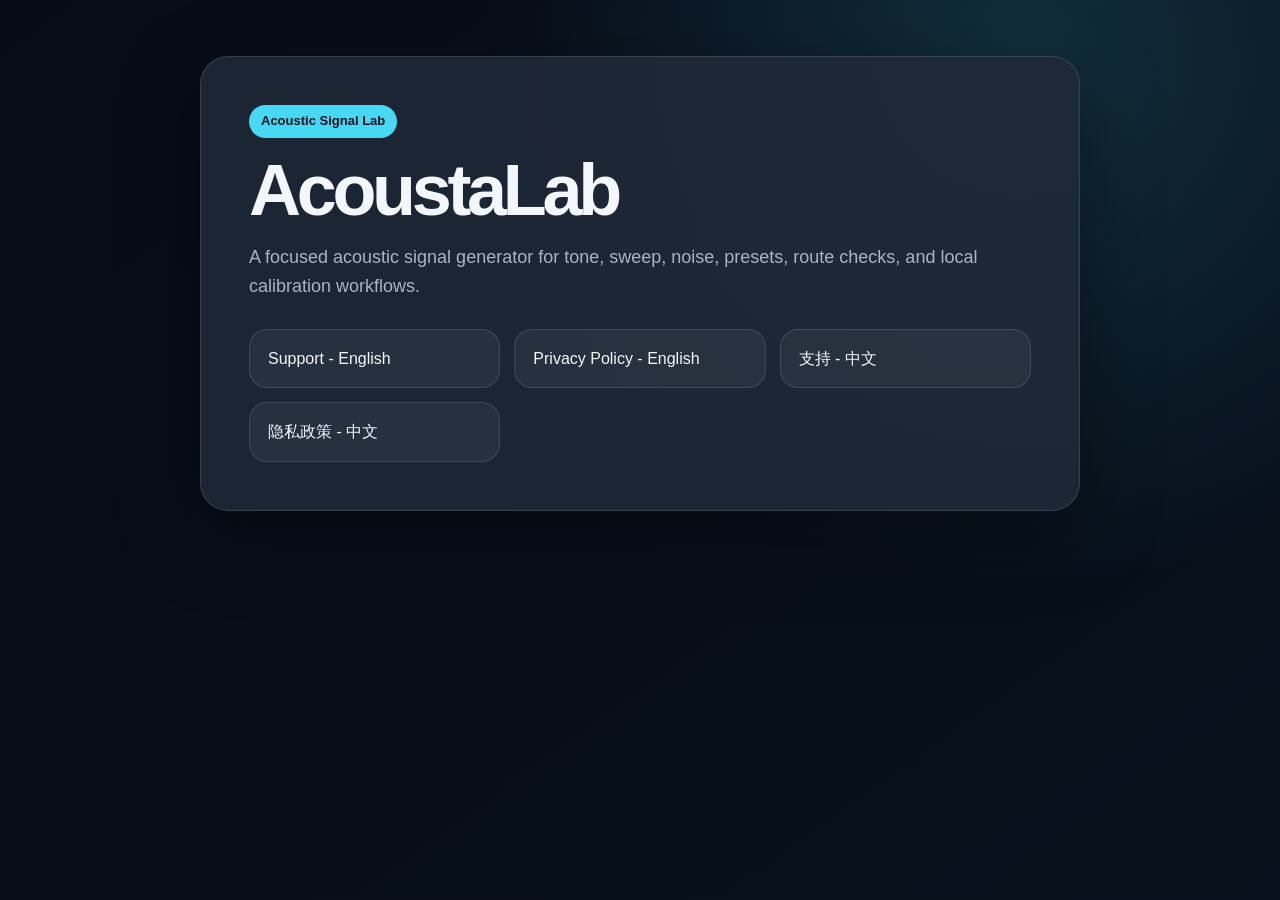
<file: docs/index.html>
<!doctype html>
<html lang="en">
<head>
  <meta charset="utf-8">
  <meta name="viewport" content="width=device-width, initial-scale=1">
  <title>AcoustaLab</title>
  <style>
    :root {
      color-scheme: dark;
      --bg: #08111d;
      --panel: #202a38;
      --text: #f3f7fb;
      --muted: #aab4c2;
      --accent: #47d8f4;
      --stroke: rgba(255, 255, 255, 0.12);
    }
    * { box-sizing: border-box; }
    body {
      margin: 0;
      min-height: 100vh;
      font-family: -apple-system, BlinkMacSystemFont, "Segoe UI", sans-serif;
      background:
        radial-gradient(circle at 80% 5%, rgba(71, 216, 244, 0.16), transparent 34rem),
        linear-gradient(145deg, #070b16, var(--bg));
      color: var(--text);
      line-height: 1.6;
    }
    main {
      width: min(880px, calc(100% - 32px));
      margin: 0 auto;
      padding: 56px 0;
    }
    .card {
      background: color-mix(in srgb, var(--panel) 88%, transparent);
      border: 1px solid var(--stroke);
      border-radius: 28px;
      padding: clamp(24px, 5vw, 48px);
      box-shadow: 0 24px 80px rgba(0, 0, 0, 0.36);
    }
    h1 {
      margin: 0 0 12px;
      font-size: clamp(40px, 8vw, 72px);
      letter-spacing: -0.06em;
      line-height: 0.96;
    }
    p { color: var(--muted); font-size: 18px; }
    nav {
      display: grid;
      grid-template-columns: repeat(auto-fit, minmax(220px, 1fr));
      gap: 14px;
      margin-top: 28px;
    }
    a {
      color: var(--text);
      text-decoration: none;
      border: 1px solid var(--stroke);
      border-radius: 18px;
      padding: 16px 18px;
      background: rgba(255, 255, 255, 0.05);
    }
    a:hover { border-color: var(--accent); color: var(--accent); }
    .tag {
      display: inline-flex;
      margin-bottom: 18px;
      color: #05131b;
      background: var(--accent);
      border-radius: 999px;
      padding: 6px 12px;
      font-weight: 700;
      font-size: 13px;
    }
  </style>
</head>
<body>
  <main>
    <section class="card">
      <div class="tag">Acoustic Signal Lab</div>
      <h1>AcoustaLab</h1>
      <p>A focused acoustic signal generator for tone, sweep, noise, presets, route checks, and local calibration workflows.</p>
      <nav aria-label="Support and privacy links">
        <a href="support-en.html">Support - English</a>
        <a href="privacy-policy-en.html">Privacy Policy - English</a>
        <a href="support-zh-Hans.html">支持 - 中文</a>
        <a href="privacy-policy-zh-Hans.html">隐私政策 - 中文</a>
      </nav>
    </section>
  </main>
</body>
</html>
</file>
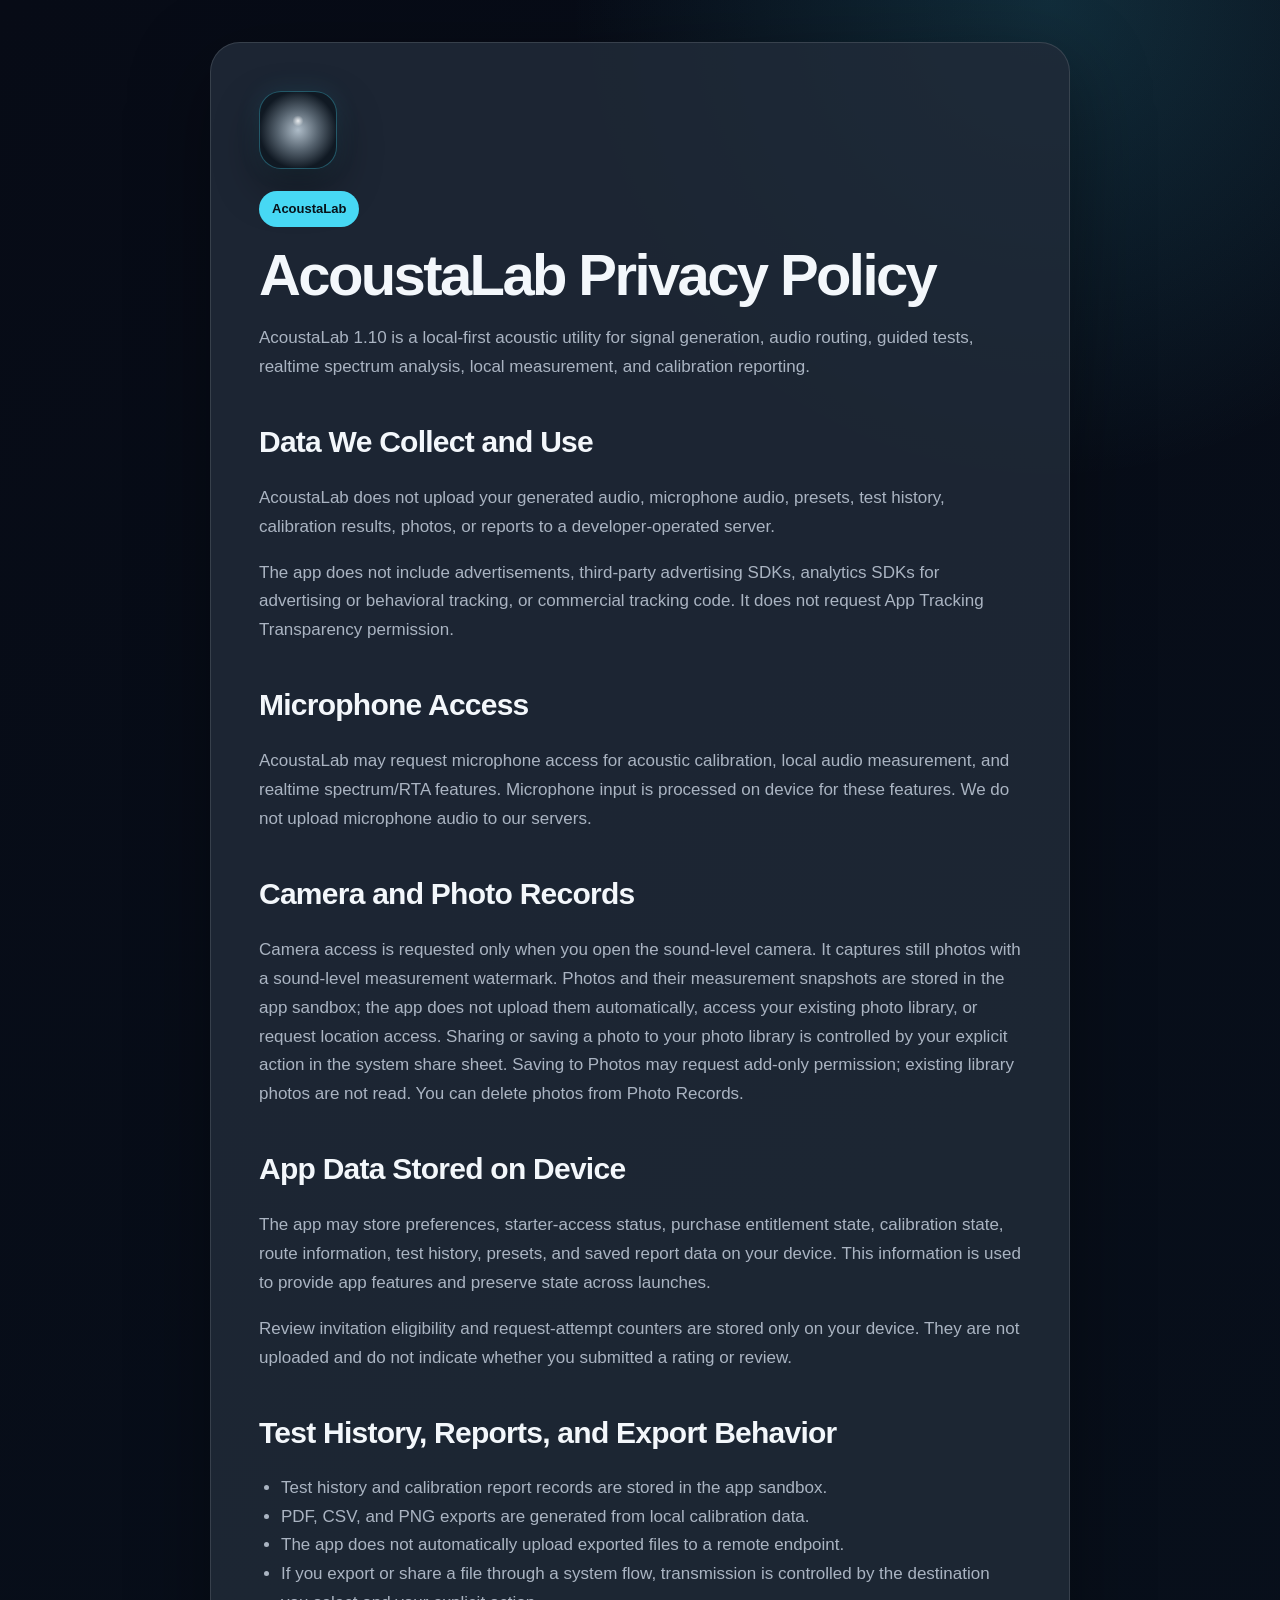
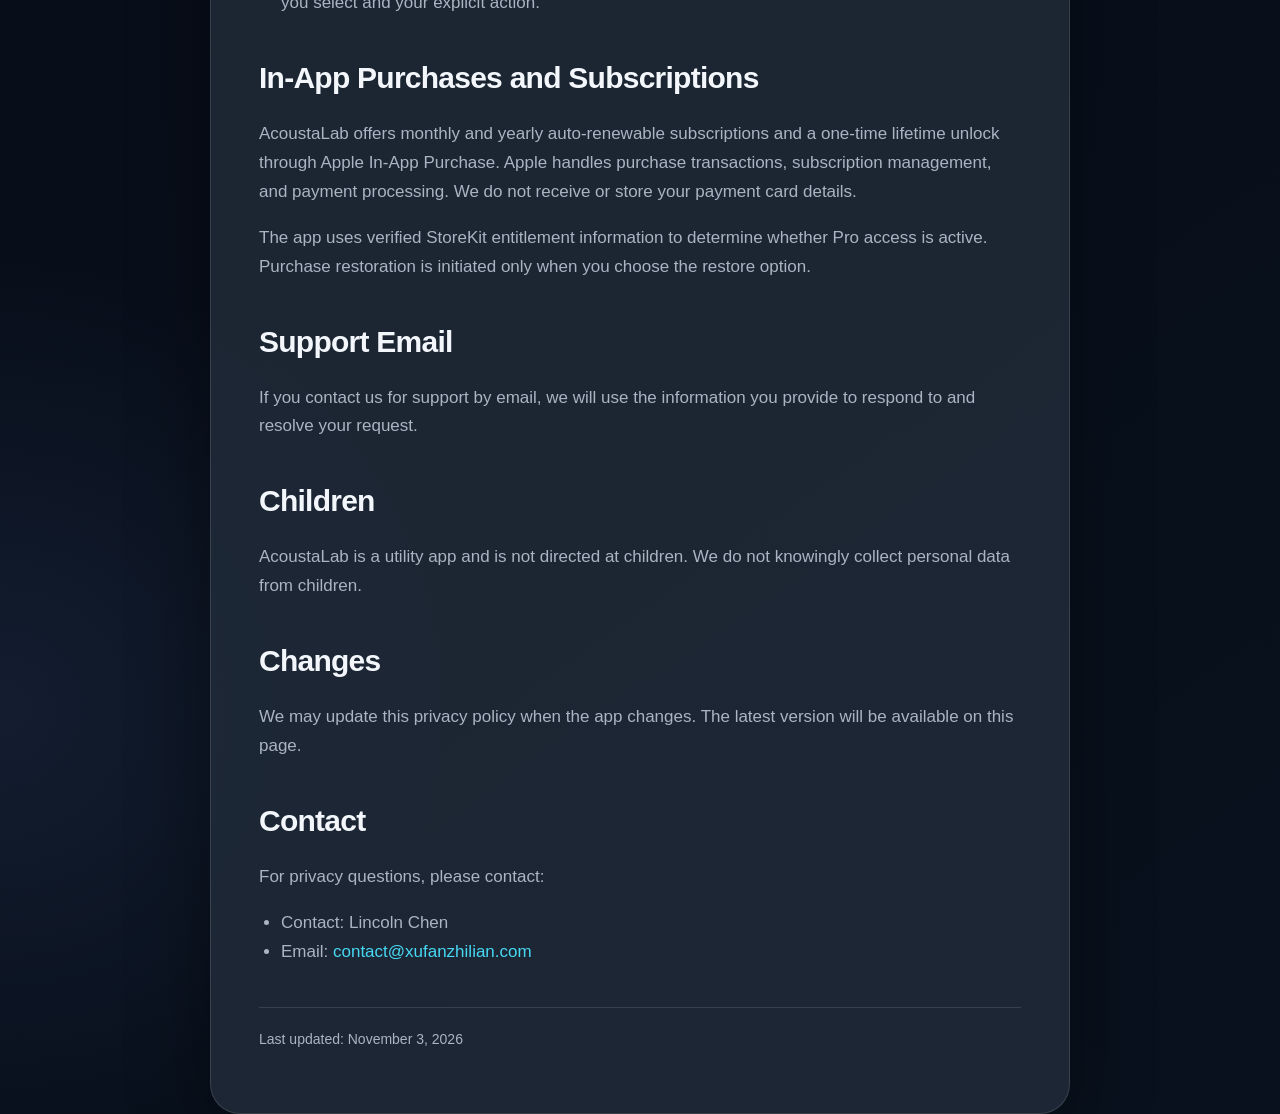
<file: docs/privacy-policy-en.html>
<!doctype html>
<html lang="en">
<head>
  <meta charset="utf-8">
  <meta name="viewport" content="width=device-width, initial-scale=1">
  <title>AcoustaLab Privacy Policy</title>
  <link rel="stylesheet" href="styles.css">
</head>
<body>
  <main class="document">
    <a class="back-link" href="index.html">AcoustaLab</a>
    <h1>AcoustaLab Privacy Policy</h1>
    <p>AcoustaLab 1.10 is a local-first acoustic utility for signal generation, audio routing, guided tests, realtime spectrum analysis, local measurement, and calibration reporting.</p>

    <h2>Data We Collect and Use</h2>
    <p>AcoustaLab does not upload your generated audio, microphone audio, presets, test history, calibration results, photos, or reports to a developer-operated server.</p>
    <p>The app does not include advertisements, third-party advertising SDKs, analytics SDKs for advertising or behavioral tracking, or commercial tracking code. It does not request App Tracking Transparency permission.</p>

    <h2>Microphone Access</h2>
    <p>AcoustaLab may request microphone access for acoustic calibration, local audio measurement, and realtime spectrum/RTA features. Microphone input is processed on device for these features. We do not upload microphone audio to our servers.</p>

    <h2>Camera and Photo Records</h2>
    <p>Camera access is requested only when you open the sound-level camera. It captures still photos with a sound-level measurement watermark. Photos and their measurement snapshots are stored in the app sandbox; the app does not upload them automatically, access your existing photo library, or request location access. Sharing or saving a photo to your photo library is controlled by your explicit action in the system share sheet. Saving to Photos may request add-only permission; existing library photos are not read. You can delete photos from Photo Records.</p>

    <h2>App Data Stored on Device</h2>
    <p>The app may store preferences, starter-access status, purchase entitlement state, calibration state, route information, test history, presets, and saved report data on your device. This information is used to provide app features and preserve state across launches.</p>

    <p>Review invitation eligibility and request-attempt counters are stored only on your device. They are not uploaded and do not indicate whether you submitted a rating or review.</p>

    <h2>Test History, Reports, and Export Behavior</h2>
    <ul>
      <li>Test history and calibration report records are stored in the app sandbox.</li>
      <li>PDF, CSV, and PNG exports are generated from local calibration data.</li>
      <li>The app does not automatically upload exported files to a remote endpoint.</li>
      <li>If you export or share a file through a system flow, transmission is controlled by the destination you select and your explicit action.</li>
    </ul>

    <h2>In-App Purchases and Subscriptions</h2>
    <p>AcoustaLab offers monthly and yearly auto-renewable subscriptions and a one-time lifetime unlock through Apple In-App Purchase. Apple handles purchase transactions, subscription management, and payment processing. We do not receive or store your payment card details.</p>
    <p>The app uses verified StoreKit entitlement information to determine whether Pro access is active. Purchase restoration is initiated only when you choose the restore option.</p>

    <h2>Support Email</h2>
    <p>If you contact us for support by email, we will use the information you provide to respond to and resolve your request.</p>

    <h2>Children</h2>
    <p>AcoustaLab is a utility app and is not directed at children. We do not knowingly collect personal data from children.</p>

    <h2>Changes</h2>
    <p>We may update this privacy policy when the app changes. The latest version will be available on this page.</p>

    <h2>Contact</h2>
    <p>For privacy questions, please contact:</p>
    <ul>
      <li>Contact: Lincoln Chen</li>
      <li>Email: <a href="mailto:contact@xufanzhilian.com">contact@xufanzhilian.com</a></li>
    </ul>

    <p class="updated">Last updated: November 3, 2026</p>
  </main>
</body>
</html>
</file>
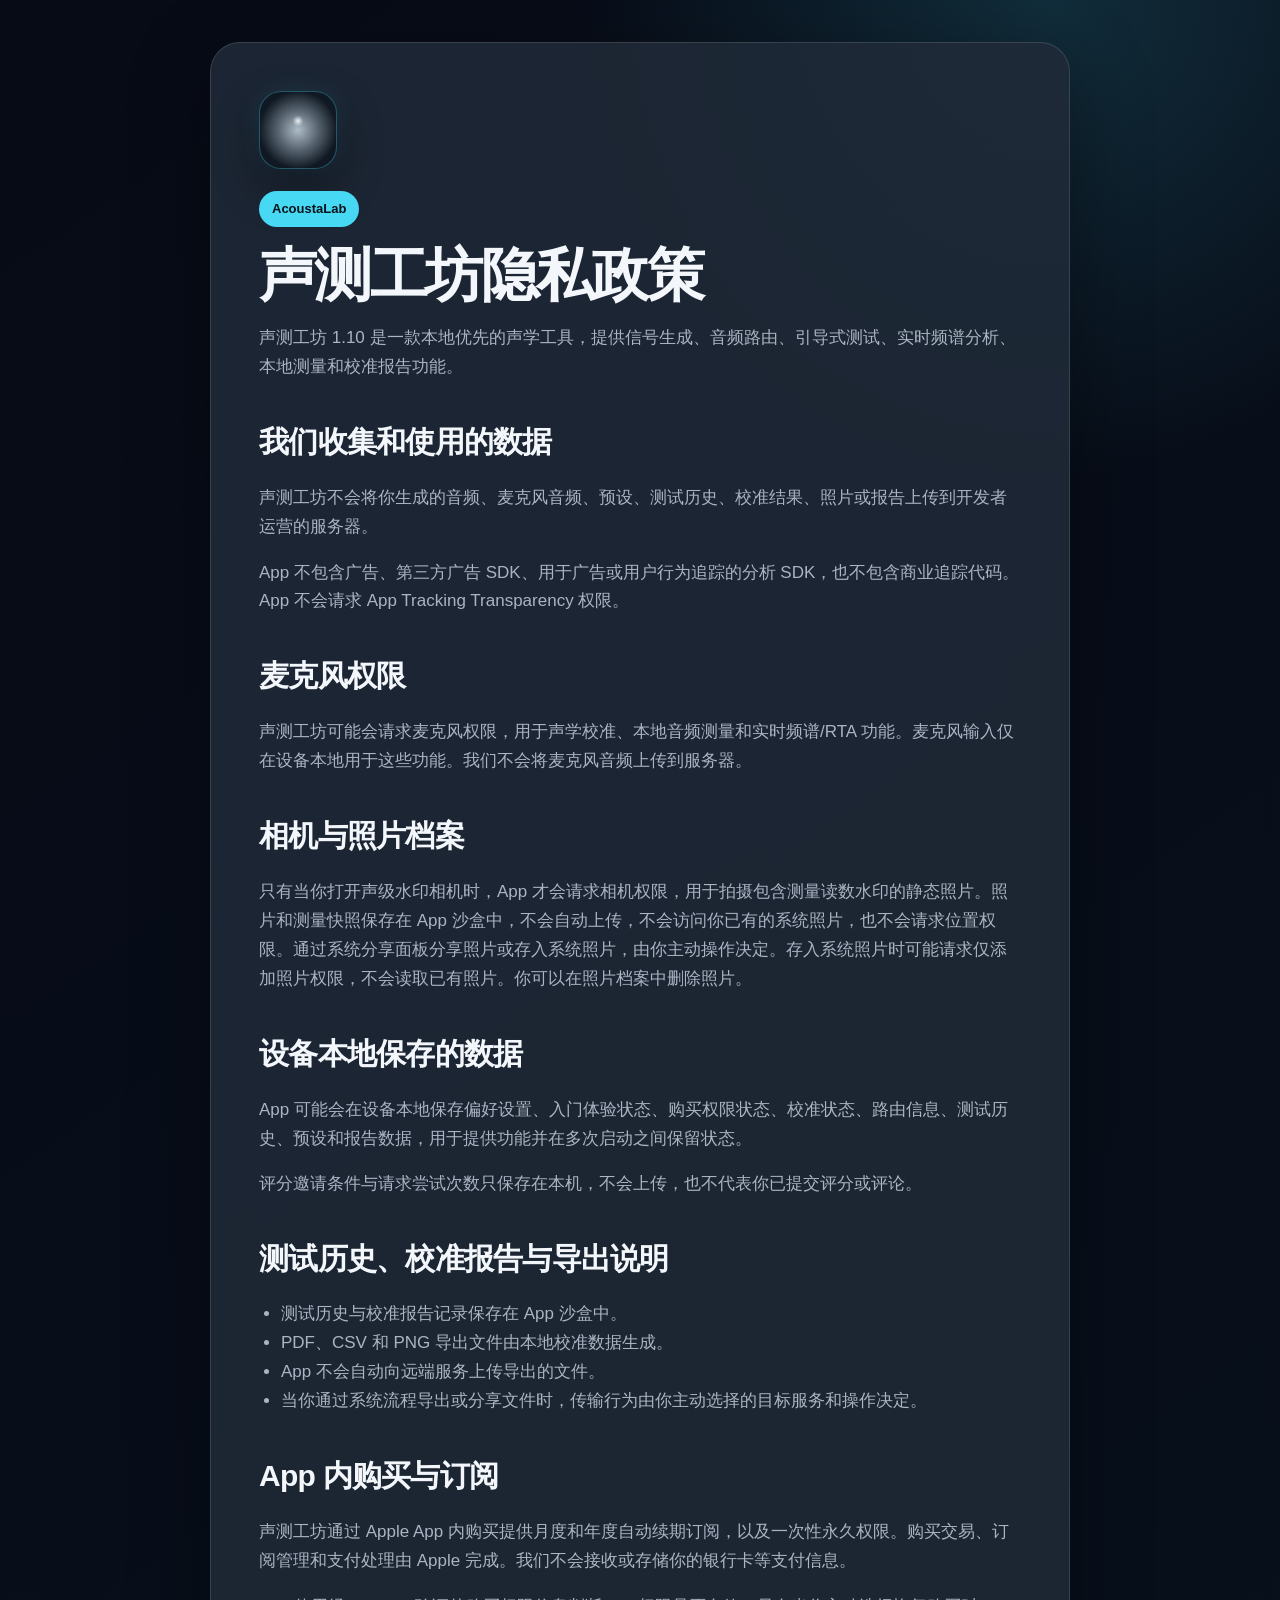
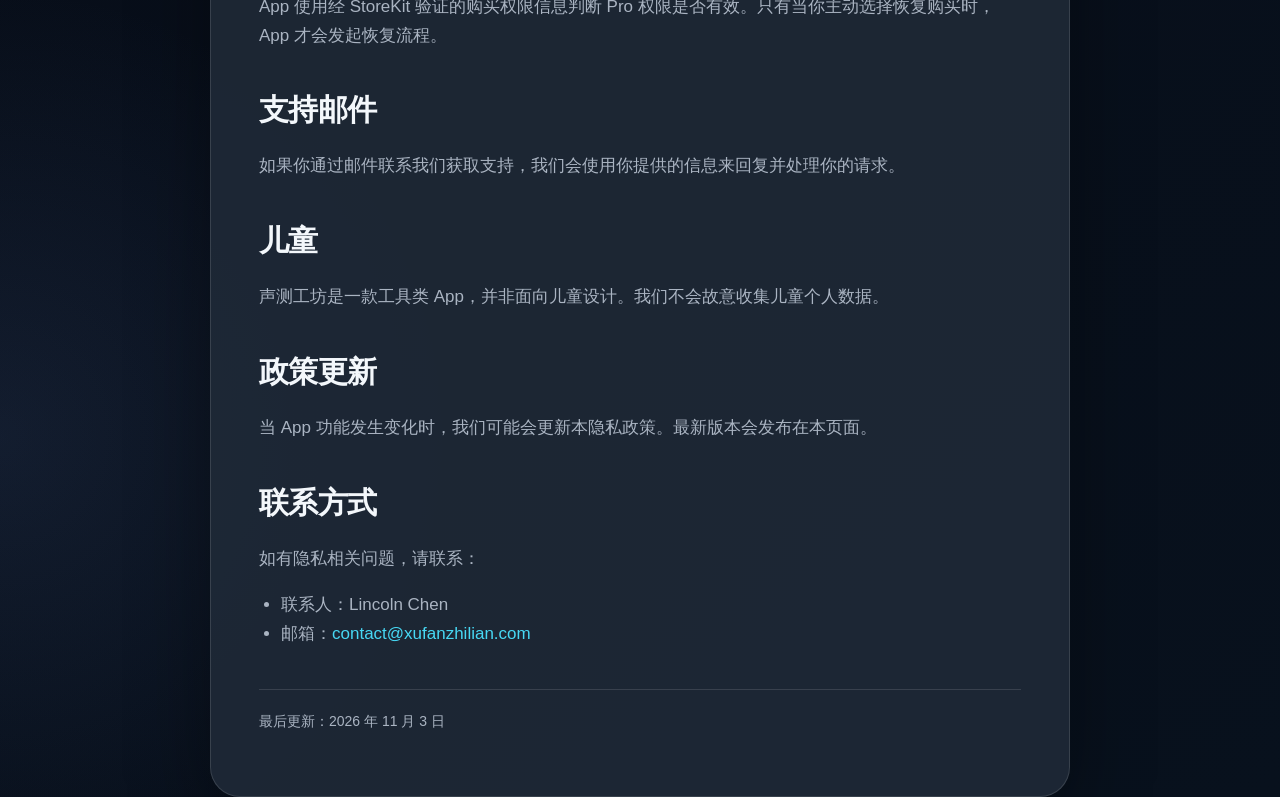
<file: docs/privacy-policy-zh-Hans.html>
<!doctype html>
<html lang="zh-Hans">
<head>
  <meta charset="utf-8">
  <meta name="viewport" content="width=device-width, initial-scale=1">
  <title>声测工坊隐私政策</title>
  <link rel="stylesheet" href="styles.css">
</head>
<body>
  <main class="document">
    <a class="back-link" href="index.html">AcoustaLab</a>
    <h1>声测工坊隐私政策</h1>
    <p>声测工坊 1.10 是一款本地优先的声学工具，提供信号生成、音频路由、引导式测试、实时频谱分析、本地测量和校准报告功能。</p>

    <h2>我们收集和使用的数据</h2>
    <p>声测工坊不会将你生成的音频、麦克风音频、预设、测试历史、校准结果、照片或报告上传到开发者运营的服务器。</p>
    <p>App 不包含广告、第三方广告 SDK、用于广告或用户行为追踪的分析 SDK，也不包含商业追踪代码。App 不会请求 App Tracking Transparency 权限。</p>

    <h2>麦克风权限</h2>
    <p>声测工坊可能会请求麦克风权限，用于声学校准、本地音频测量和实时频谱/RTA 功能。麦克风输入仅在设备本地用于这些功能。我们不会将麦克风音频上传到服务器。</p>

    <h2>相机与照片档案</h2>
    <p>只有当你打开声级水印相机时，App 才会请求相机权限，用于拍摄包含测量读数水印的静态照片。照片和测量快照保存在 App 沙盒中，不会自动上传，不会访问你已有的系统照片，也不会请求位置权限。通过系统分享面板分享照片或存入系统照片，由你主动操作决定。存入系统照片时可能请求仅添加照片权限，不会读取已有照片。你可以在照片档案中删除照片。</p>

    <h2>设备本地保存的数据</h2>
    <p>App 可能会在设备本地保存偏好设置、入门体验状态、购买权限状态、校准状态、路由信息、测试历史、预设和报告数据，用于提供功能并在多次启动之间保留状态。</p>

    <p>评分邀请条件与请求尝试次数只保存在本机，不会上传，也不代表你已提交评分或评论。</p>

    <h2>测试历史、校准报告与导出说明</h2>
    <ul>
      <li>测试历史与校准报告记录保存在 App 沙盒中。</li>
      <li>PDF、CSV 和 PNG 导出文件由本地校准数据生成。</li>
      <li>App 不会自动向远端服务上传导出的文件。</li>
      <li>当你通过系统流程导出或分享文件时，传输行为由你主动选择的目标服务和操作决定。</li>
    </ul>

    <h2>App 内购买与订阅</h2>
    <p>声测工坊通过 Apple App 内购买提供月度和年度自动续期订阅，以及一次性永久权限。购买交易、订阅管理和支付处理由 Apple 完成。我们不会接收或存储你的银行卡等支付信息。</p>
    <p>App 使用经 StoreKit 验证的购买权限信息判断 Pro 权限是否有效。只有当你主动选择恢复购买时，App 才会发起恢复流程。</p>

    <h2>支持邮件</h2>
    <p>如果你通过邮件联系我们获取支持，我们会使用你提供的信息来回复并处理你的请求。</p>

    <h2>儿童</h2>
    <p>声测工坊是一款工具类 App，并非面向儿童设计。我们不会故意收集儿童个人数据。</p>

    <h2>政策更新</h2>
    <p>当 App 功能发生变化时，我们可能会更新本隐私政策。最新版本会发布在本页面。</p>

    <h2>联系方式</h2>
    <p>如有隐私相关问题，请联系：</p>
    <ul>
      <li>联系人：Lincoln Chen</li>
      <li>邮箱：<a href="mailto:contact@xufanzhilian.com">contact@xufanzhilian.com</a></li>
    </ul>

    <p class="updated">最后更新：2026 年 11 月 3 日</p>
  </main>
</body>
</html>
</file>
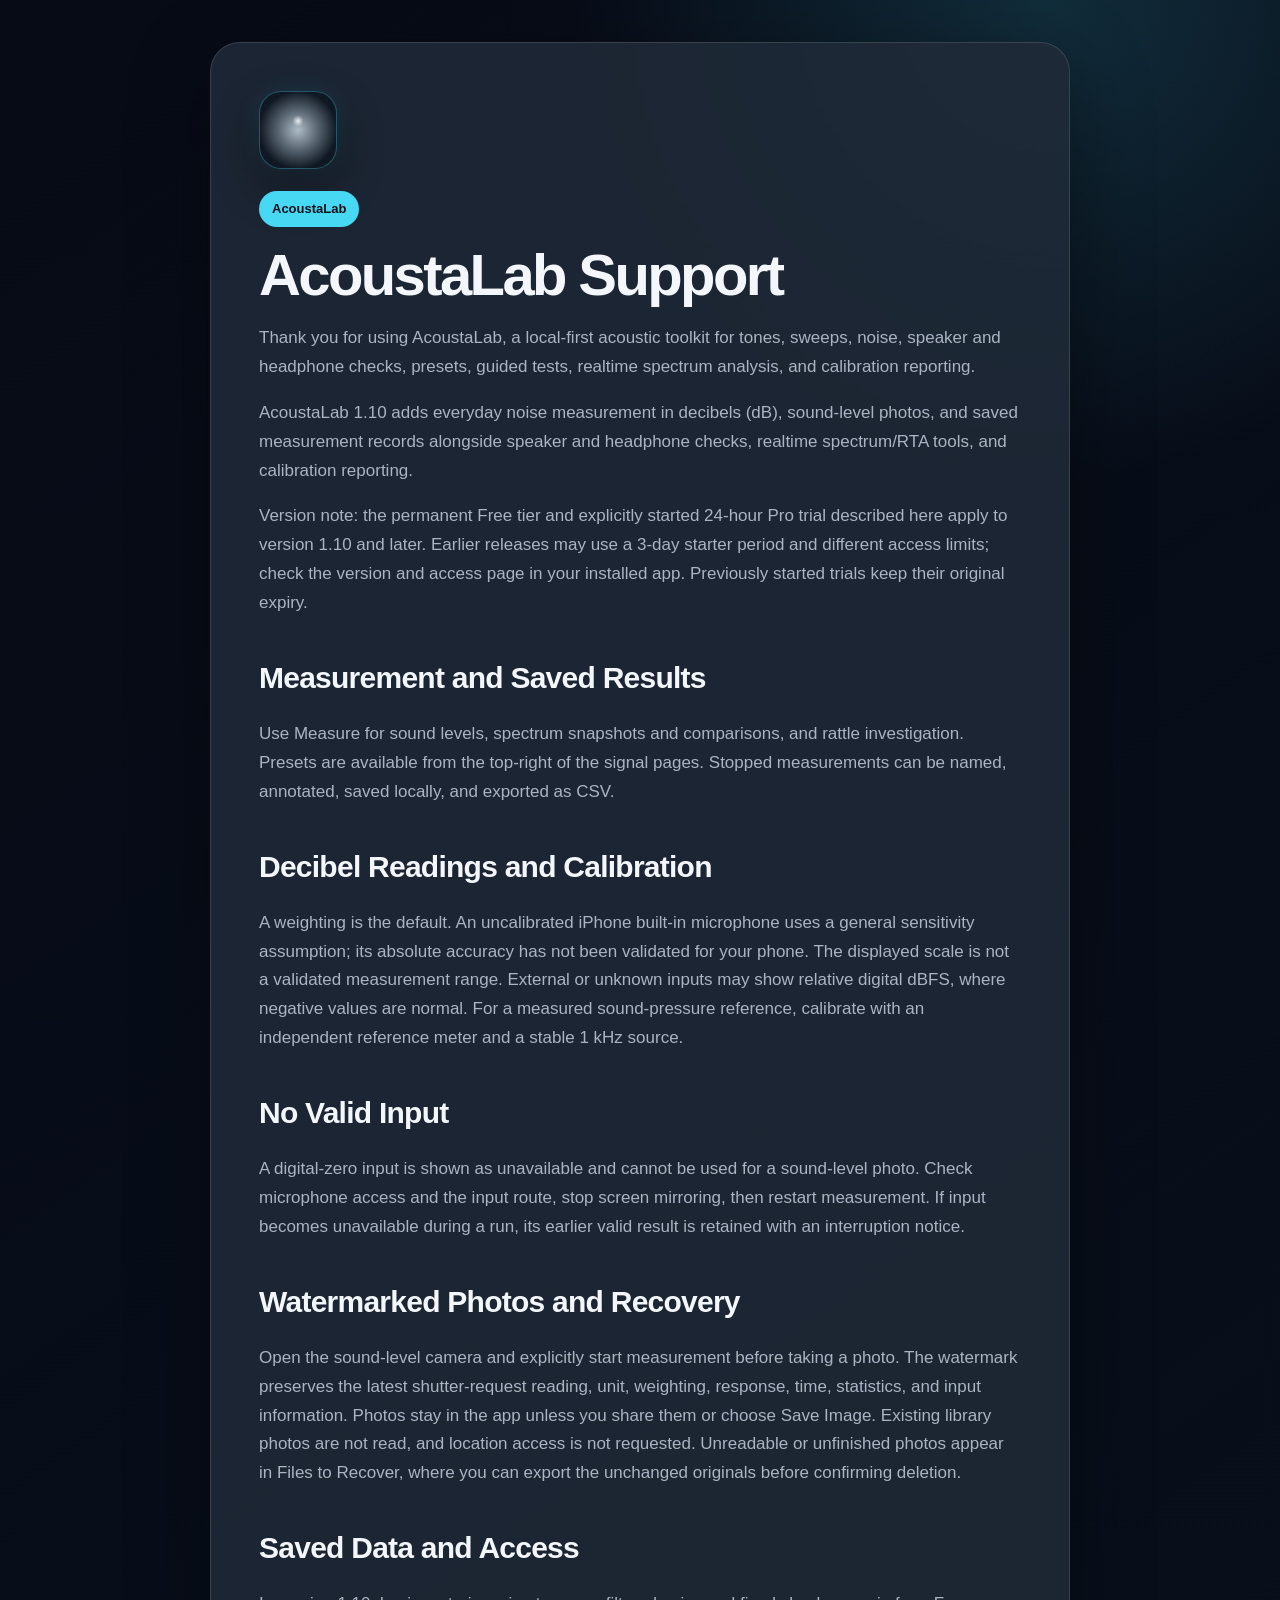
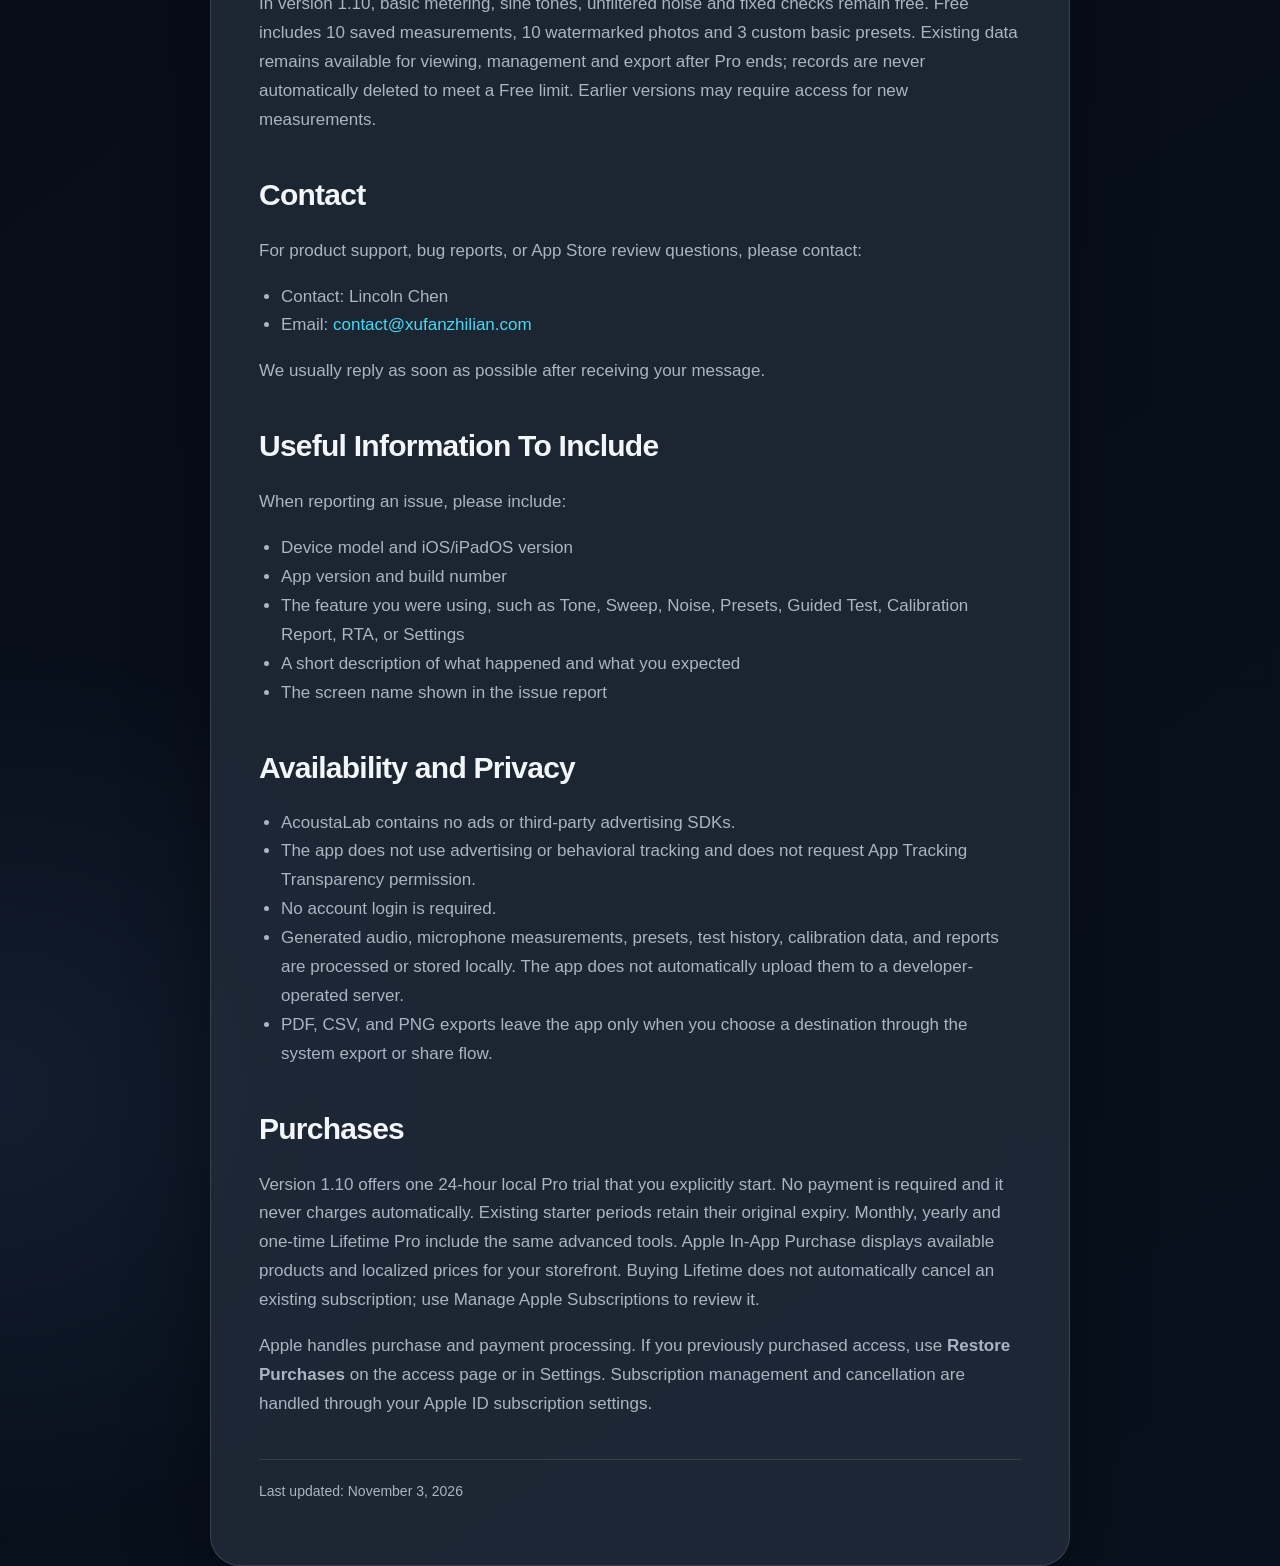
<file: docs/support-en.html>
<!doctype html>
<html lang="en">
<head>
  <meta charset="utf-8">
  <meta name="viewport" content="width=device-width, initial-scale=1">
  <title>AcoustaLab Support</title>
  <link rel="stylesheet" href="styles.css">
</head>
<body>
  <main class="document">
    <a class="back-link" href="index.html">AcoustaLab</a>
    <h1>AcoustaLab Support</h1>
    <p>Thank you for using AcoustaLab, a local-first acoustic toolkit for tones, sweeps, noise, speaker and headphone checks, presets, guided tests, realtime spectrum analysis, and calibration reporting.</p>
    <p>AcoustaLab 1.10 adds everyday noise measurement in decibels (dB), sound-level photos, and saved measurement records alongside speaker and headphone checks, realtime spectrum/RTA tools, and calibration reporting.</p>
    <p>Version note: the permanent Free tier and explicitly started 24-hour Pro trial described here apply to version 1.10 and later. Earlier releases may use a 3-day starter period and different access limits; check the version and access page in your installed app. Previously started trials keep their original expiry.</p>

    <h2>Measurement and Saved Results</h2>
    <p>Use Measure for sound levels, spectrum snapshots and comparisons, and rattle investigation. Presets are available from the top-right of the signal pages. Stopped measurements can be named, annotated, saved locally, and exported as CSV.</p>

    <h2>Decibel Readings and Calibration</h2>
    <p>A weighting is the default. An uncalibrated iPhone built-in microphone uses a general sensitivity assumption; its absolute accuracy has not been validated for your phone. The displayed scale is not a validated measurement range. External or unknown inputs may show relative digital dBFS, where negative values are normal. For a measured sound-pressure reference, calibrate with an independent reference meter and a stable 1 kHz source.</p>

    <h2>No Valid Input</h2>
    <p>A digital-zero input is shown as unavailable and cannot be used for a sound-level photo. Check microphone access and the input route, stop screen mirroring, then restart measurement. If input becomes unavailable during a run, its earlier valid result is retained with an interruption notice.</p>

    <h2>Watermarked Photos and Recovery</h2>
    <p>Open the sound-level camera and explicitly start measurement before taking a photo. The watermark preserves the latest shutter-request reading, unit, weighting, response, time, statistics, and input information. Photos stay in the app unless you share them or choose Save Image. Existing library photos are not read, and location access is not requested. Unreadable or unfinished photos appear in Files to Recover, where you can export the unchanged originals before confirming deletion.</p>

    <h2>Saved Data and Access</h2>
    <p>In version 1.10, basic metering, sine tones, unfiltered noise and fixed checks remain free. Free includes 10 saved measurements, 10 watermarked photos and 3 custom basic presets. Existing data remains available for viewing, management and export after Pro ends; records are never automatically deleted to meet a Free limit. Earlier versions may require access for new measurements.</p>

    <h2>Contact</h2>
    <p>For product support, bug reports, or App Store review questions, please contact:</p>
    <ul>
      <li>Contact: Lincoln Chen</li>
      <li>Email: <a href="mailto:contact@xufanzhilian.com">contact@xufanzhilian.com</a></li>
    </ul>
    <p>We usually reply as soon as possible after receiving your message.</p>

    <h2>Useful Information To Include</h2>
    <p>When reporting an issue, please include:</p>
    <ul>
      <li>Device model and iOS/iPadOS version</li>
      <li>App version and build number</li>
      <li>The feature you were using, such as Tone, Sweep, Noise, Presets, Guided Test, Calibration Report, RTA, or Settings</li>
      <li>A short description of what happened and what you expected</li>
      <li>The screen name shown in the issue report</li>
    </ul>

    <h2>Availability and Privacy</h2>
    <ul>
      <li>AcoustaLab contains no ads or third-party advertising SDKs.</li>
      <li>The app does not use advertising or behavioral tracking and does not request App Tracking Transparency permission.</li>
      <li>No account login is required.</li>
      <li>Generated audio, microphone measurements, presets, test history, calibration data, and reports are processed or stored locally. The app does not automatically upload them to a developer-operated server.</li>
      <li>PDF, CSV, and PNG exports leave the app only when you choose a destination through the system export or share flow.</li>
    </ul>

    <h2>Purchases</h2>
    <p>Version 1.10 offers one 24-hour local Pro trial that you explicitly start. No payment is required and it never charges automatically. Existing starter periods retain their original expiry. Monthly, yearly and one-time Lifetime Pro include the same advanced tools. Apple In-App Purchase displays available products and localized prices for your storefront. Buying Lifetime does not automatically cancel an existing subscription; use Manage Apple Subscriptions to review it.</p>
    <p>Apple handles purchase and payment processing. If you previously purchased access, use <strong>Restore Purchases</strong> on the access page or in Settings. Subscription management and cancellation are handled through your Apple ID subscription settings.</p>

    <p class="updated">Last updated: November 3, 2026</p>
  </main>
</body>
</html>
</file>
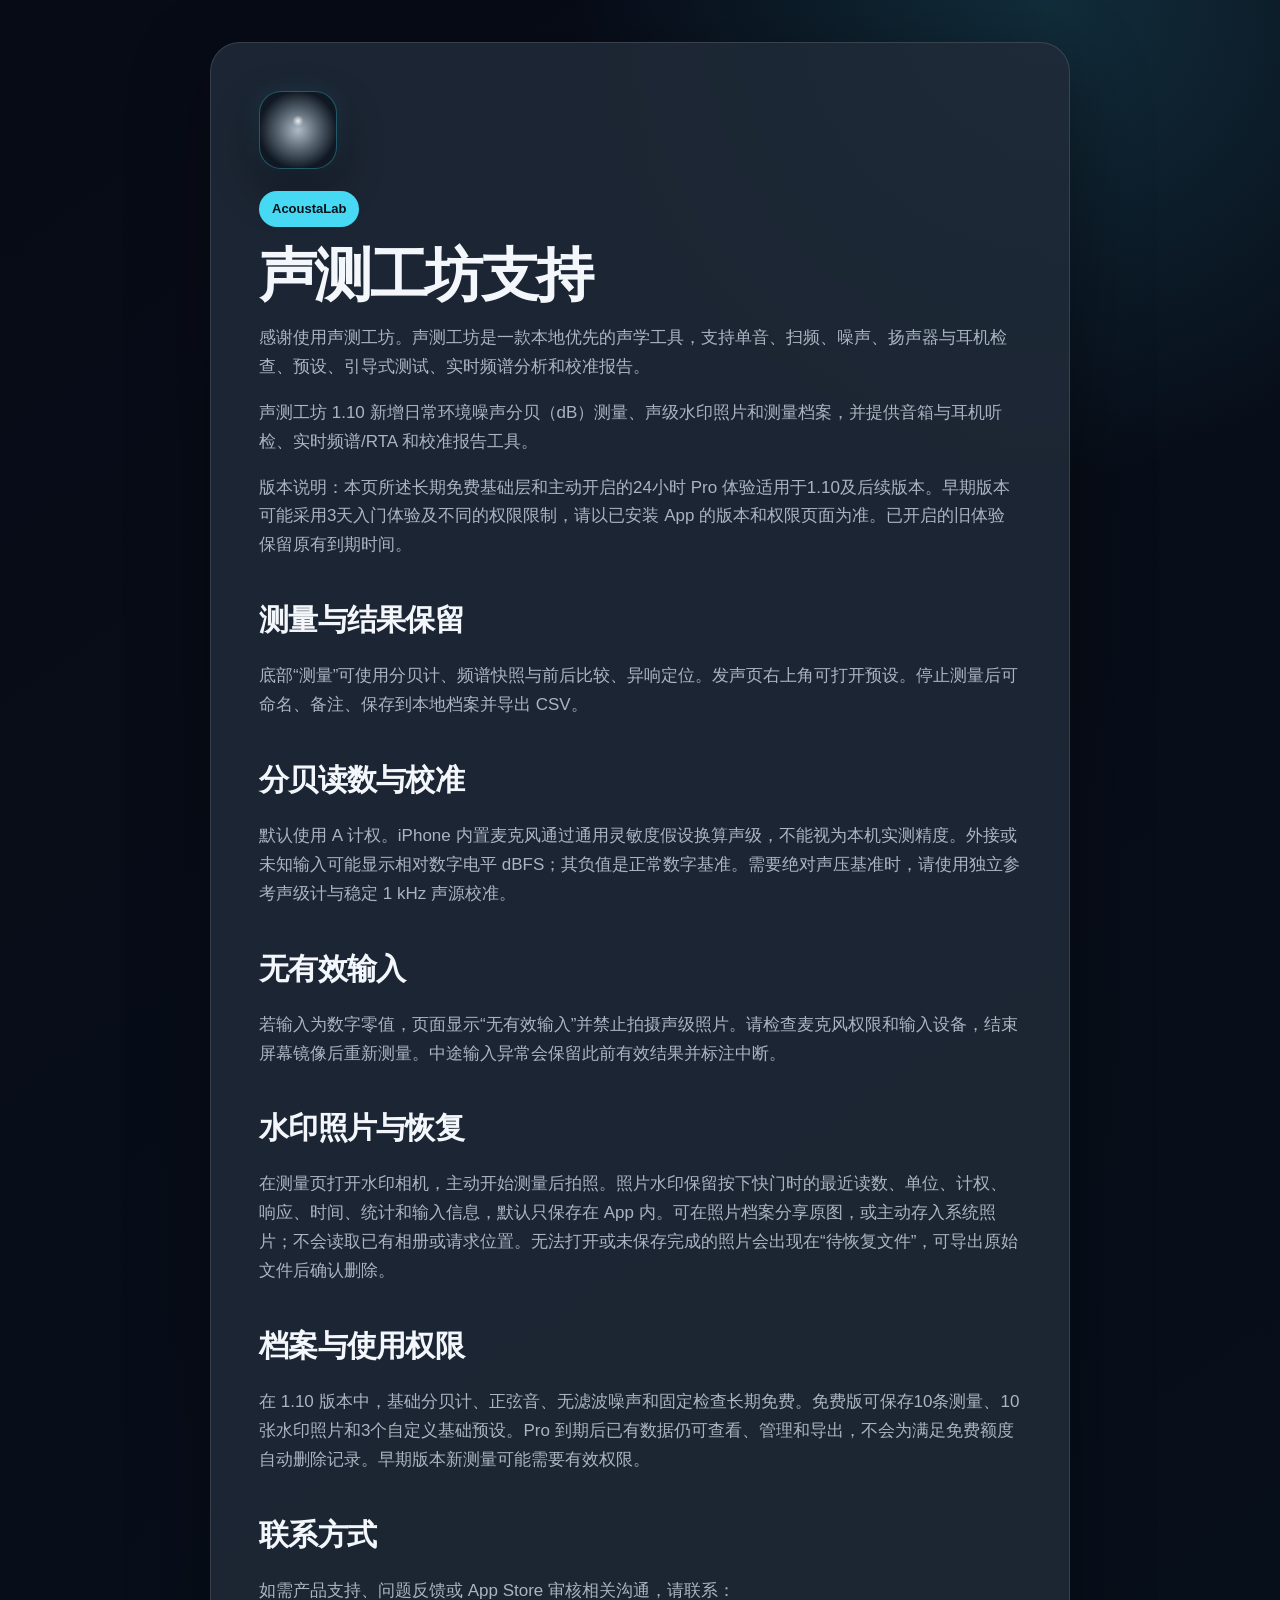
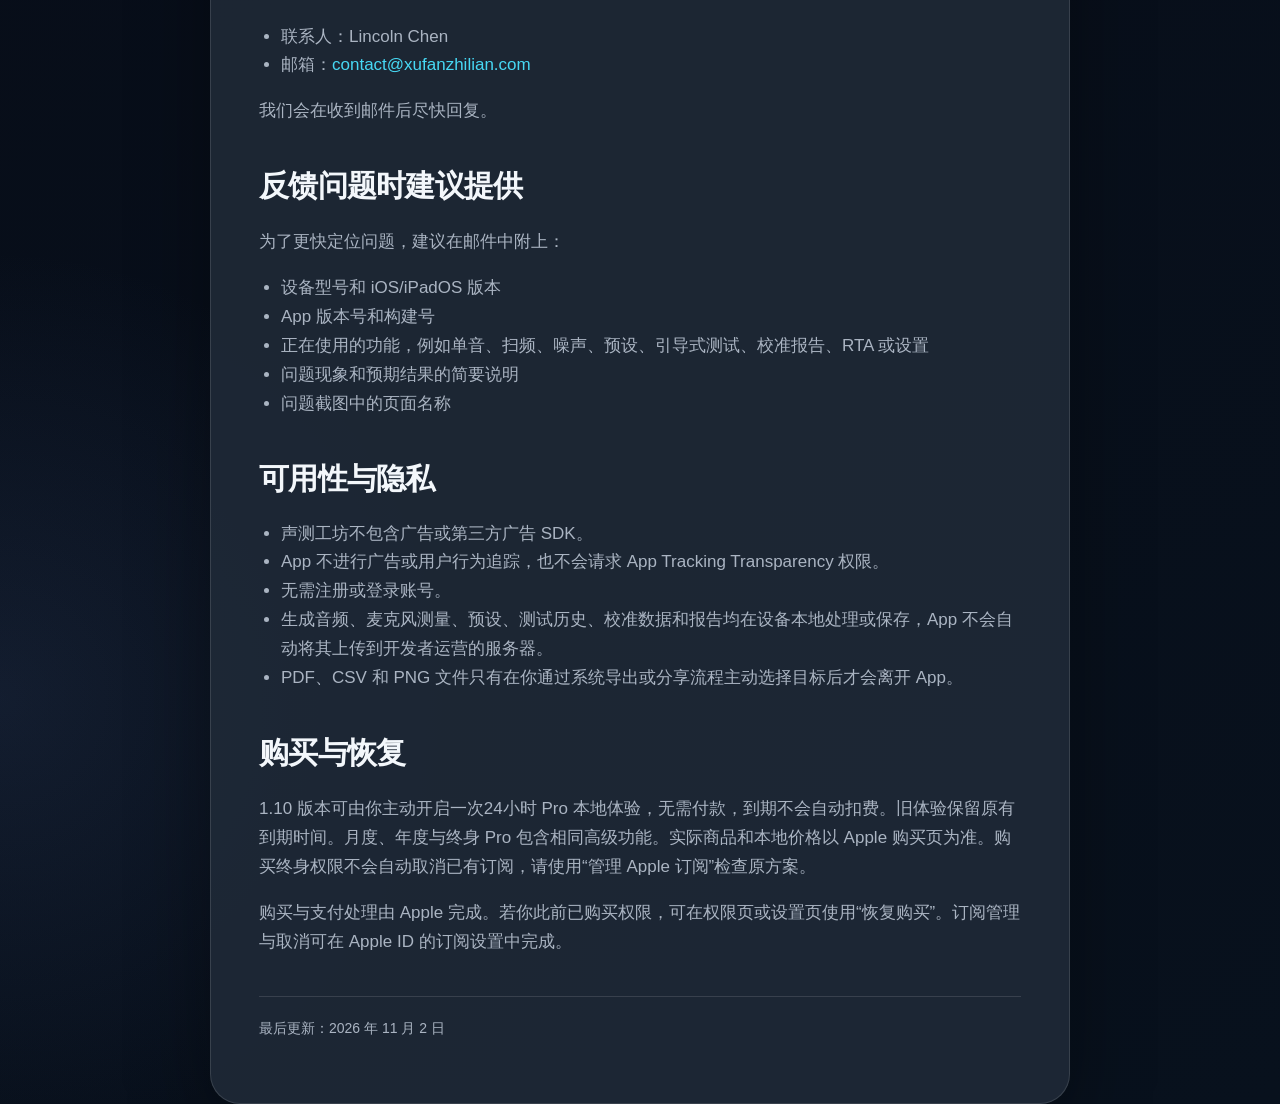
<file: docs/support-zh-Hans.html>
<!doctype html>
<html lang="zh-Hans">
<head>
  <meta charset="utf-8">
  <meta name="viewport" content="width=device-width, initial-scale=1">
  <title>声测工坊支持</title>
  <link rel="stylesheet" href="styles.css">
</head>
<body>
  <main class="document">
    <a class="back-link" href="index.html">AcoustaLab</a>
    <h1>声测工坊支持</h1>
    <p>感谢使用声测工坊。声测工坊是一款本地优先的声学工具，支持单音、扫频、噪声、扬声器与耳机检查、预设、引导式测试、实时频谱分析和校准报告。</p>
    <p>声测工坊 1.10 新增日常环境噪声分贝（dB）测量、声级水印照片和测量档案，并提供音箱与耳机听检、实时频谱/RTA 和校准报告工具。</p>
    <p>版本说明：本页所述长期免费基础层和主动开启的24小时 Pro 体验适用于1.10及后续版本。早期版本可能采用3天入门体验及不同的权限限制，请以已安装 App 的版本和权限页面为准。已开启的旧体验保留原有到期时间。</p>

    <h2>测量与结果保留</h2>
    <p>底部“测量”可使用分贝计、频谱快照与前后比较、异响定位。发声页右上角可打开预设。停止测量后可命名、备注、保存到本地档案并导出 CSV。</p>

    <h2>分贝读数与校准</h2>
    <p>默认使用 A 计权。iPhone 内置麦克风通过通用灵敏度假设换算声级，不能视为本机实测精度。外接或未知输入可能显示相对数字电平 dBFS；其负值是正常数字基准。需要绝对声压基准时，请使用独立参考声级计与稳定 1 kHz 声源校准。</p>

    <h2>无有效输入</h2>
    <p>若输入为数字零值，页面显示“无有效输入”并禁止拍摄声级照片。请检查麦克风权限和输入设备，结束屏幕镜像后重新测量。中途输入异常会保留此前有效结果并标注中断。</p>

    <h2>水印照片与恢复</h2>
    <p>在测量页打开水印相机，主动开始测量后拍照。照片水印保留按下快门时的最近读数、单位、计权、响应、时间、统计和输入信息，默认只保存在 App 内。可在照片档案分享原图，或主动存入系统照片；不会读取已有相册或请求位置。无法打开或未保存完成的照片会出现在“待恢复文件”，可导出原始文件后确认删除。</p>

    <h2>档案与使用权限</h2>
    <p>在 1.10 版本中，基础分贝计、正弦音、无滤波噪声和固定检查长期免费。免费版可保存10条测量、10张水印照片和3个自定义基础预设。Pro 到期后已有数据仍可查看、管理和导出，不会为满足免费额度自动删除记录。早期版本新测量可能需要有效权限。</p>

    <h2>联系方式</h2>
    <p>如需产品支持、问题反馈或 App Store 审核相关沟通，请联系：</p>
    <ul>
      <li>联系人：Lincoln Chen</li>
      <li>邮箱：<a href="mailto:contact@xufanzhilian.com">contact@xufanzhilian.com</a></li>
    </ul>
    <p>我们会在收到邮件后尽快回复。</p>

    <h2>反馈问题时建议提供</h2>
    <p>为了更快定位问题，建议在邮件中附上：</p>
    <ul>
      <li>设备型号和 iOS/iPadOS 版本</li>
      <li>App 版本号和构建号</li>
      <li>正在使用的功能，例如单音、扫频、噪声、预设、引导式测试、校准报告、RTA 或设置</li>
      <li>问题现象和预期结果的简要说明</li>
      <li>问题截图中的页面名称</li>
    </ul>

    <h2>可用性与隐私</h2>
    <ul>
      <li>声测工坊不包含广告或第三方广告 SDK。</li>
      <li>App 不进行广告或用户行为追踪，也不会请求 App Tracking Transparency 权限。</li>
      <li>无需注册或登录账号。</li>
      <li>生成音频、麦克风测量、预设、测试历史、校准数据和报告均在设备本地处理或保存，App 不会自动将其上传到开发者运营的服务器。</li>
      <li>PDF、CSV 和 PNG 文件只有在你通过系统导出或分享流程主动选择目标后才会离开 App。</li>
    </ul>

    <h2>购买与恢复</h2>
    <p>1.10 版本可由你主动开启一次24小时 Pro 本地体验，无需付款，到期不会自动扣费。旧体验保留原有到期时间。月度、年度与终身 Pro 包含相同高级功能。实际商品和本地价格以 Apple 购买页为准。购买终身权限不会自动取消已有订阅，请使用“管理 Apple 订阅”检查原方案。</p>
    <p>购买与支付处理由 Apple 完成。若你此前已购买权限，可在权限页或设置页使用“恢复购买”。订阅管理与取消可在 Apple ID 的订阅设置中完成。</p>

    <p class="updated">最后更新：2026 年 11 月 2 日</p>
  </main>
</body>
</html>
</file>
<file: docs/styles.css>
:root {
  color-scheme: dark;
  --bg: #08111d;
  --panel: #202a38;
  --panel-strong: #2b3544;
  --text: #f3f7fb;
  --muted: #aab4c2;
  --accent: #47d8f4;
  --stroke: rgba(255, 255, 255, 0.12);
}

* {
  box-sizing: border-box;
}

body {
  margin: 0;
  min-height: 100vh;
  font-family: -apple-system, BlinkMacSystemFont, "Segoe UI", "PingFang SC", "Hiragino Sans GB", sans-serif;
  background:
    radial-gradient(circle at 82% 0%, rgba(71, 216, 244, 0.16), transparent 30rem),
    radial-gradient(circle at 0% 85%, rgba(79, 104, 155, 0.16), transparent 28rem),
    linear-gradient(145deg, #070b16, var(--bg));
  color: var(--text);
  line-height: 1.7;
}

.document {
  width: min(860px, calc(100% - 32px));
  margin: 0 auto;
  padding: 48px 0 72px;
}

.document::before {
  content: "";
  display: block;
  width: 76px;
  height: 76px;
  margin-bottom: 22px;
  border-radius: 22px;
  background:
    radial-gradient(circle at 50% 38%, rgba(255, 255, 255, 0.82), transparent 9%),
    radial-gradient(circle at 50% 50%, #aebcc8, #56636f 38%, #101923 72%),
    linear-gradient(145deg, #26323f, #101720);
  border: 1px solid rgba(71, 216, 244, 0.32);
  box-shadow: 0 18px 44px rgba(0, 0, 0, 0.4), 0 0 24px rgba(71, 216, 244, 0.12);
}

h1 {
  margin: 0 0 18px;
  font-size: clamp(34px, 8vw, 58px);
  line-height: 1.05;
  letter-spacing: -0.045em;
}

h2 {
  margin: 34px 0 8px;
  font-size: clamp(22px, 4vw, 30px);
  letter-spacing: -0.025em;
}

p,
li {
  color: var(--muted);
  font-size: 17px;
}

ul {
  padding-left: 22px;
}

a {
  color: var(--accent);
  text-decoration: none;
}

a:hover {
  text-decoration: underline;
}

.back-link {
  display: inline-flex;
  margin-bottom: 18px;
  color: #07121a;
  background: var(--accent);
  border-radius: 999px;
  padding: 7px 13px;
  font-weight: 700;
  font-size: 13px;
}

.updated {
  margin-top: 40px;
  padding-top: 20px;
  border-top: 1px solid var(--stroke);
  color: var(--muted);
  font-size: 14px;
}

@media (min-width: 720px) {
  .document {
    margin-top: 42px;
    padding: 48px;
    border-radius: 30px;
    background: color-mix(in srgb, var(--panel) 86%, transparent);
    border: 1px solid var(--stroke);
    box-shadow: 0 24px 80px rgba(0, 0, 0, 0.36);
  }
}
</file>
